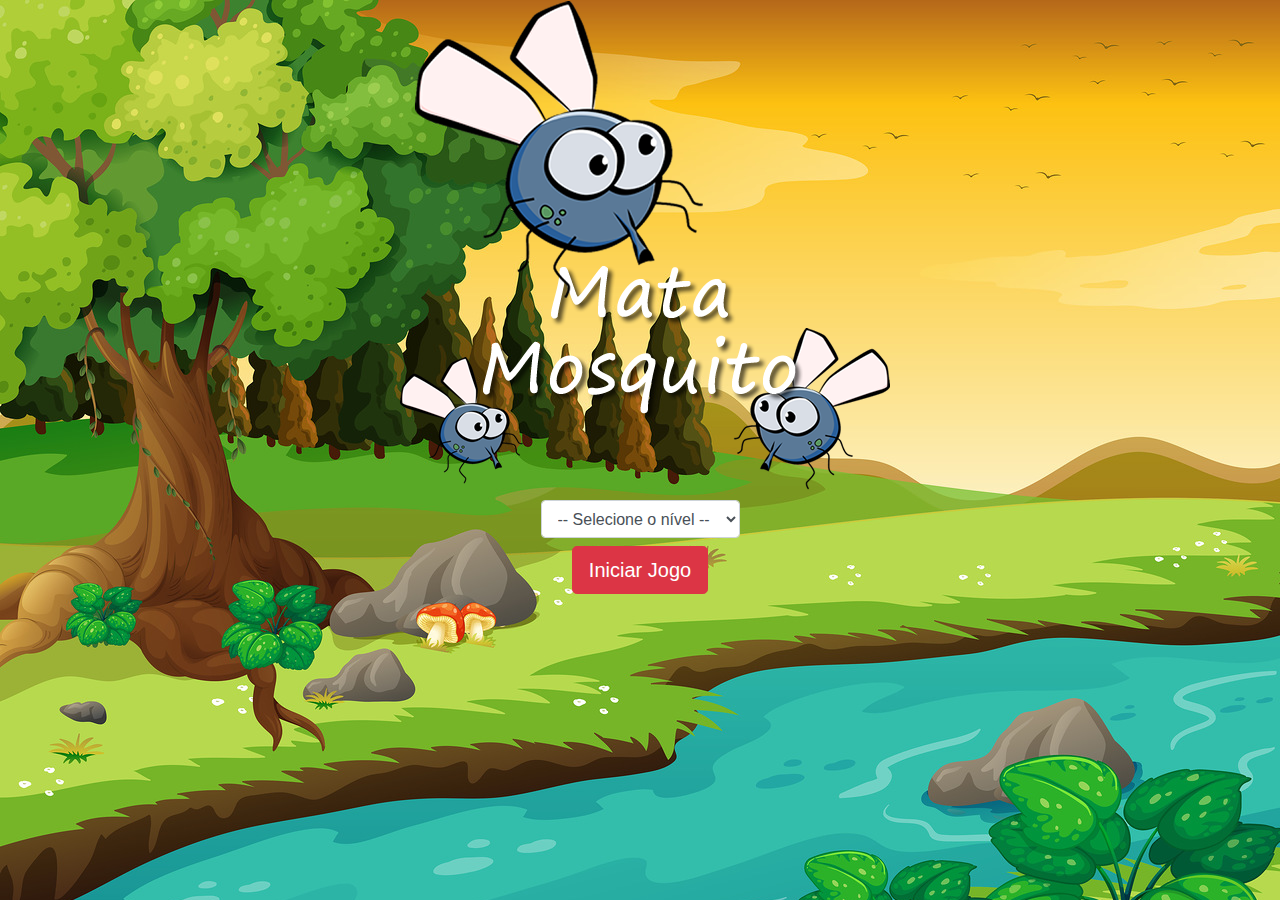
<file: Jogo Mata Mosquito c JS/index.html>
<!DOCTYPE html>
<html>
	<head>
		<title></title>
		<meta charset="UTF-8" />
		<link rel="stylesheet" href="https://maxcdn.bootstrapcdn.com/bootstrap/4.0.0/css/bootstrap.min.css" integrity="sha384-Gn5384xqQ1aoWXA+058RXPxPg6fy4IWvTNh0E263XmFcJlSAwiGgFAW/dAiS6JXm" crossorigin="anonymous">

		<link rel="stylesheet" href="estilo.css" />

		<script>
			function iniciarJogo() {
				var nivel = document.getElementById('nivel').value

				if(nivel === '') {
					alert('Selecione um nível para iniciar o jogo')
					return false
				}

				window.location.href = "app.html?" + nivel

			}
		</script>
	</head>
	<body>

		<div class="container">
			<div class="row">
				<div class="col">
					<div class="d-flex justify-content-center">
						<img src="imagens/game.png" />
					</div>
				</div>
			</div>

			<div class="row">
				<div class="col">
					<div class="d-flex justify-content-center">
						<div class="mb-2">
							<select class="form-control" id="nivel">
								<option value="">-- Selecione o nível --</option>
								<option value="normal">Normal</option>
								<option value="dificil">Difícil</option>
								<option value="chucknorris">Chuck Norris</option>
							</select>
						</div>
					</div>
				</div>
			</div>


			<div class="row">
				<div class="col">
					<div class="d-flex justify-content-center">
						<button type="button" class="btn btn-danger btn-lg" onclick="iniciarJogo()" >Iniciar Jogo</button>
					</div>
				</div>
			</div>
		</div>

	</body>
</html>
</file>
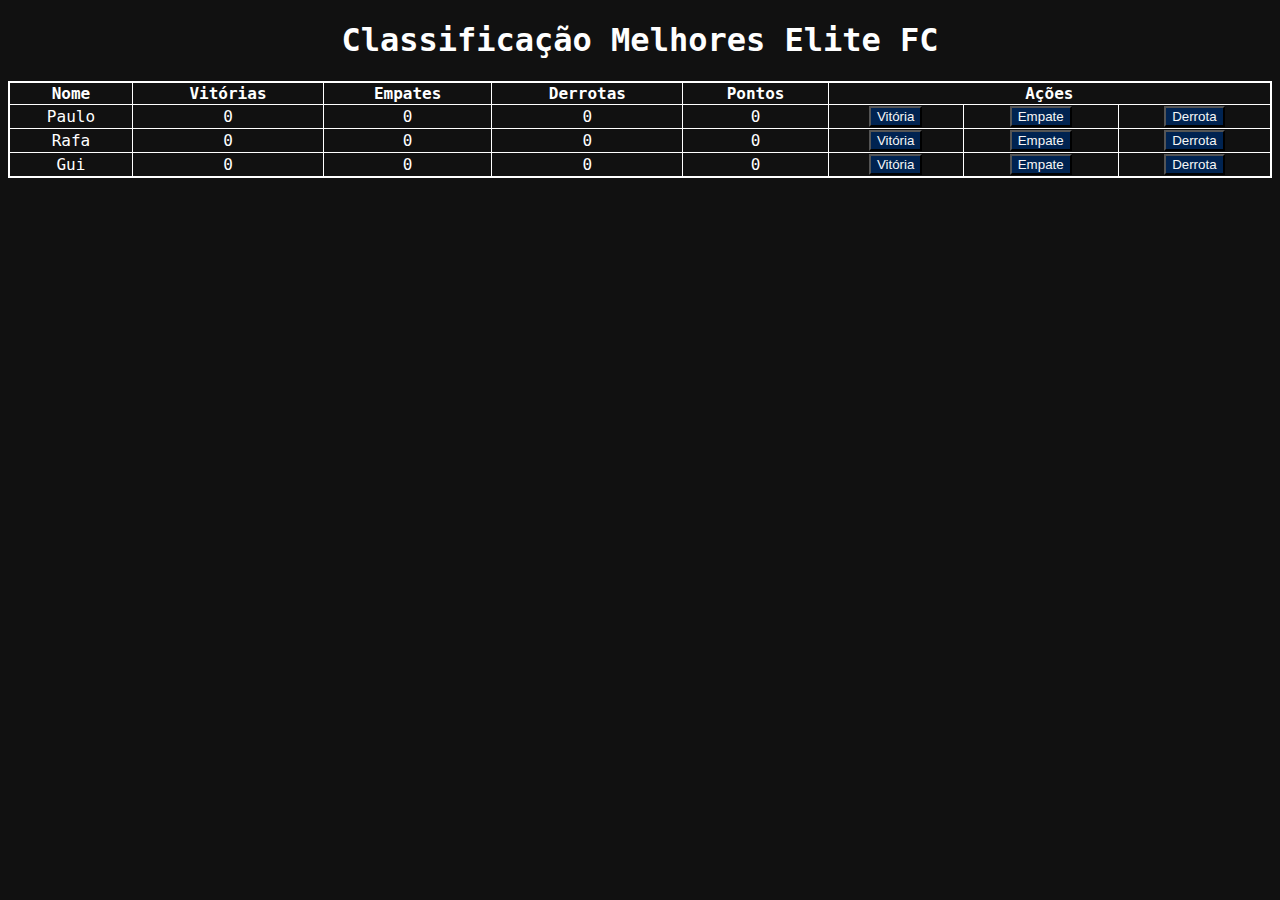
<file: Tabela de classificação/index.html>
<!DOCTYPE html>
<html lang="en">
    <head>
        <meta charset="UTF-8">
        <meta http-equiv="X-UA-Compatible" content="IE=edge">
        <meta name="viewport" content="width=device-width, inital-scale=1.0">
        <link rel="stylesheet" href="style.css">
        <title>Imersão Dev</title>
        <script type="text/javascript" src="script.js"></script>
    </head>
    <body>
    <h1>Classificação Melhores Elite FC</h1>

    <table style="width:100%">
        <thead>
        <tr>
            <th>Nome</th>
            <th>Vitórias</th>
            <th>Empates</th>
            <th>Derrotas</th>
            <th>Pontos</th>
            <th colspan="3">Ações</th>
        </tr>
        </thead>
        <tbody id="tabelaJogadores">
    <!--       <tr>
            <td></td>
            <td></td>
            <td></td>
            <td></td>
            <td></td>
            <td><button onClick="adicionarVitoria()">Vitória</button></td>
            <td><button onClick="adicionarEmpate()">Empate</button></td>
            <td><button onClick="adicionarDerrota()">Derrota</button></td>
        </tr>
        <tr>
            <td></td>
            <td></td>
            <td></td>
            <td></td>
            <td></td>
            <td><button onClick="adicionarVitoria()">Vitória</button></td>
            <td><button onClick="adicionarEmpate()">Empate</button></td>
            <td><button onClick="adicionarDerrota()">Derrota</button></td>
        </tr> -->
        </tbody>
    </table>
    <script type="text/javascript" src="script.js"></script>
    
    </body>

</html>
</file>
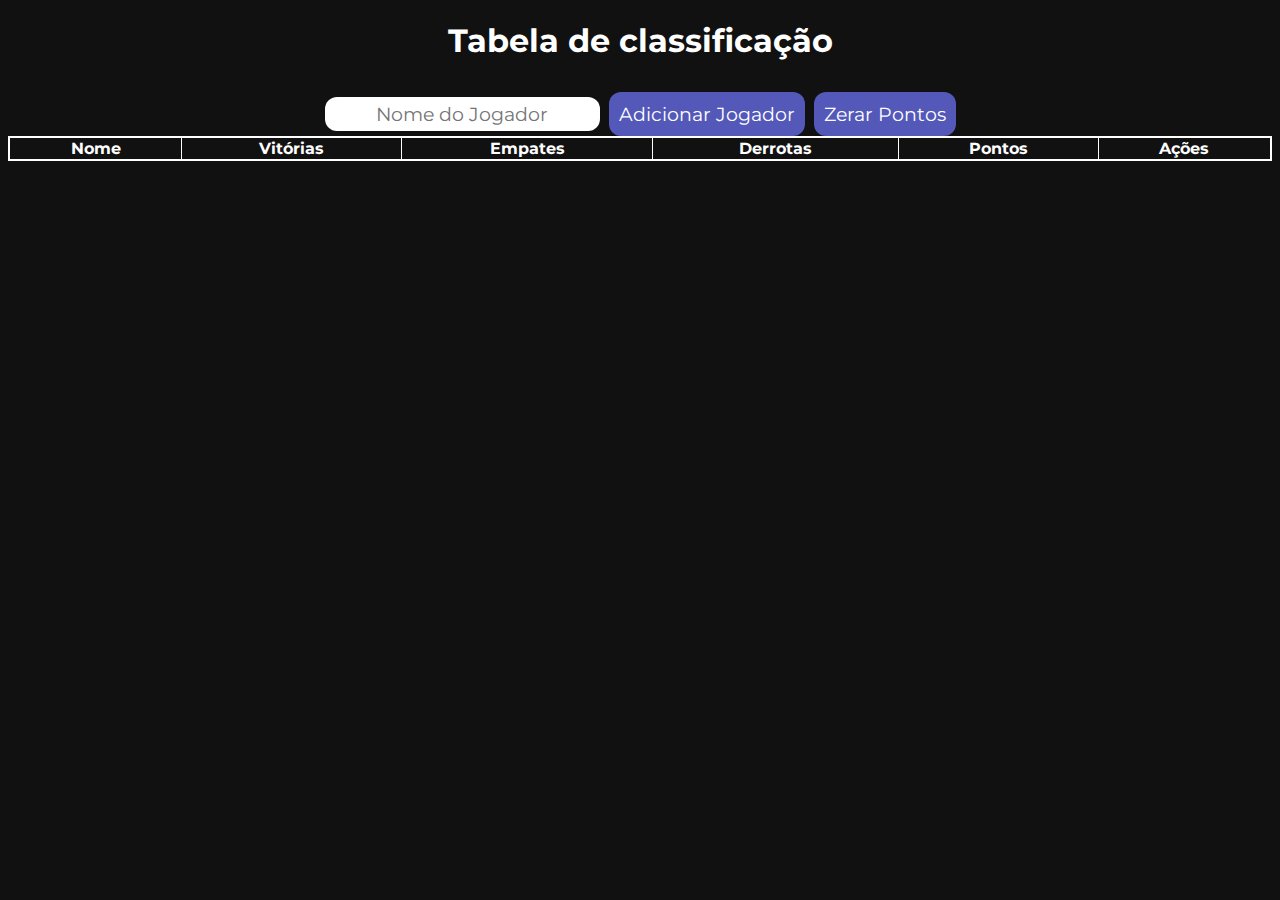
<file: TabelaClassificacao-main/index.html>
<!DOCTYPE html>
<html lang="pt-br">
<head>
    <meta charset="UTF-8">
    <meta http-equiv="X-UA-Compatible" content="IE=edge">
    <meta name="viewport" content="width=device-width, initial-scale=1.0">
    <title>Tabela de Classificação</title>
    <link rel="stylesheet" href="style.css">
</head>
<body>

    <h1>Tabela de classificação</h1>
    <input class= "textInp" type="text" name="NomeDoJogador" id="newPlayer" placeholder="Nome do Jogador">
    <button class="bttnInp" onclick="addPlayer()">Adicionar Jogador</button>
    <button class="bttnInp" onclick="zerarPoints()">Zerar Pontos</button>

    <table style="width:100%">
      <thead>
        <tr>
          <th>Nome</th>
          <th>Vitórias</th>
          <th>Empates</th>
          <th>Derrotas</th>
          <th>Pontos</th>
          <th colspan="3">Ações</th>
        </tr>
      </thead>
      <tbody id="tabelaJogadores">
        <!-- <tr>
          <td>Paulo</td>
          <td>2</td>
          <td>5</td>
          <td>1</td>
          <td>24</td>
          <td><button onClick="adicionarVitoria()">Vitória</button></td>
          <td><button onClick="adicionarEmpate()">Empate</button></td>
          <td><button onClick="adicionarDerrota()">Derrota</button></td>
        </tr>
        <tr>
          <td>Rafa</td>
          <td>3</td>
          <td>5</td>
          <td>6</td>
          <td>2</td>
          <td><button onClick="adicionarVitoria()">Vitória</button></td>
          <td><button onClick="adicionarEmpate()">Empate</button></td>
          <td><button onClick="adicionarDerrota()">Derrota</button></td>
        </tr>

        <tr>
            <td>Gui</td>
            <td>3</td>
            <td>5</td>
            <td>6</td>
            <td>2</td>
            <td><button onClick="adicionarVitoria()">Vitória</button></td>
            <td><button onClick="adicionarEmpate()">Empate</button></td>
            <td><button onClick="adicionarDerrota()">Derrota</button></td>
          </tr>
      </tbody> -->
    </table>


    
    <script src="app.js"></script>
</body>
</html>
</file>
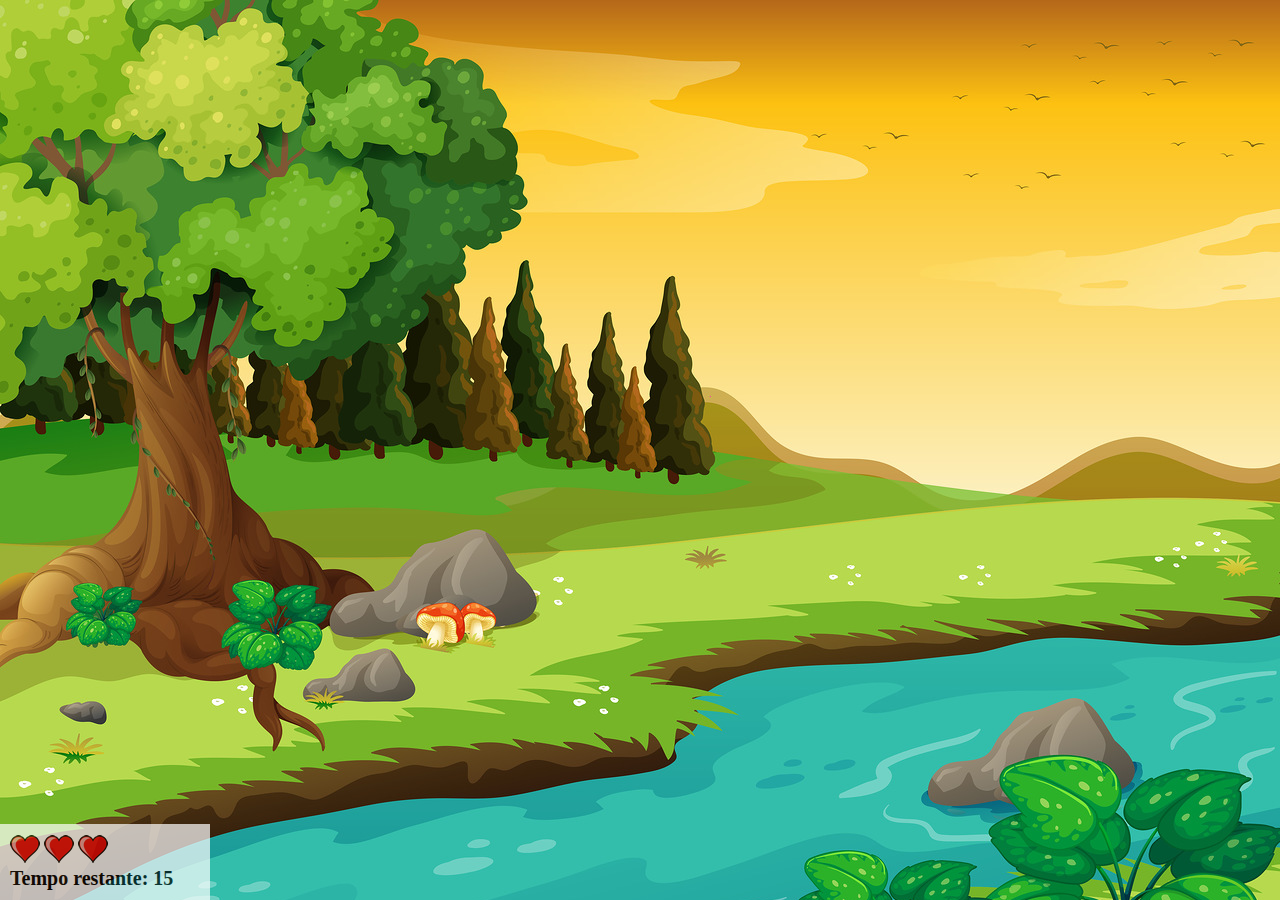
<file: Jogo Mata Mosquito c JS/app.html>
<!DOCTYPE html>
<html>
	<head>
		<title></title>
		<meta charset="UTF-8" />
		<link rel="stylesheet" href="estilo.css" />
		<script src="jogo.js"></script>
	</head>
	<body onresize="ajustaTamanhoPalcoJogo()">

		<div class="painel">
			<div class="vidas">
				<img id="v1" src="imagens/coracao_cheio.png" />
				<img id="v2" src="imagens/coracao_cheio.png" />
				<img id="v3" src="imagens/coracao_cheio.png" />
			</div>

			<div class="cronometro">Tempo restante: <span id="cronometro"></span></div>
		</div>

		<script>
			document.getElementById('cronometro').innerHTML = tempo

			var criaMosca = setInterval(function() { 
				posicaoRandomica()
			}, criaMosquitoTempo)
		</script>
	</body>
</html>
</file>
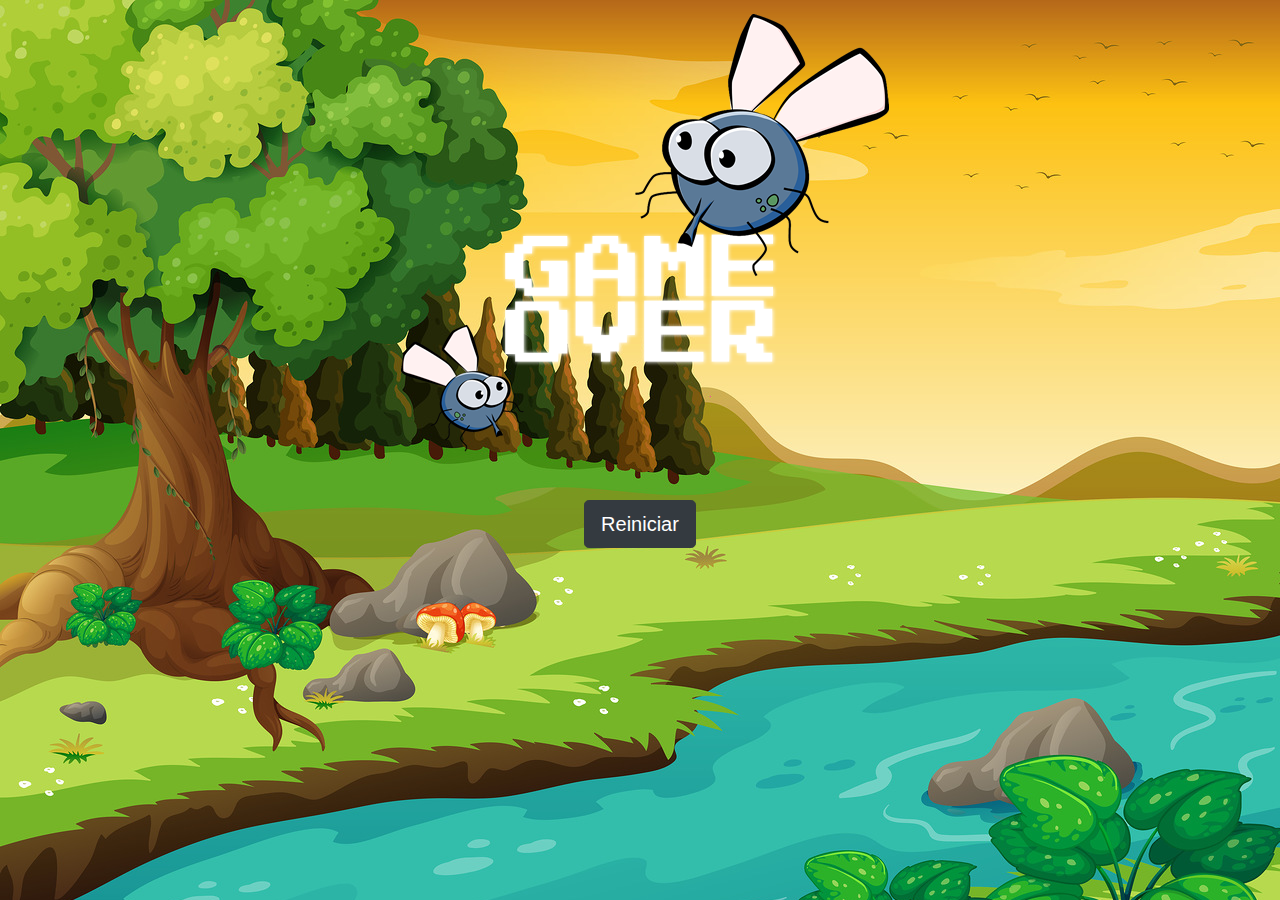
<file: Jogo Mata Mosquito c JS/fim_de_jogo.html>
<!DOCTYPE html>
<html>
	<head>
		<title></title>
		<meta charset="UTF-8" />

		<link rel="stylesheet" href="https://maxcdn.bootstrapcdn.com/bootstrap/4.0.0/css/bootstrap.min.css" integrity="sha384-Gn5384xqQ1aoWXA+058RXPxPg6fy4IWvTNh0E263XmFcJlSAwiGgFAW/dAiS6JXm" crossorigin="anonymous">

		<link rel="stylesheet" href="estilo.css" />
	</head>
	<body>

		<div class="container">
			<div class="row">
				<div class="col">
					<div class="d-flex justify-content-center">
						<img src="imagens/game_over.png" />
					</div>
				</div>
			</div>


			<div class="row">
				<div class="col">
					<div class="d-flex justify-content-center">
						<button type="button" class="btn btn-dark btn-lg" onclick="window.location.href = 'index.html' ">Reiniciar</button>
					</div>
				</div>
			</div>
		</div>

	</body>
</html>
</file>
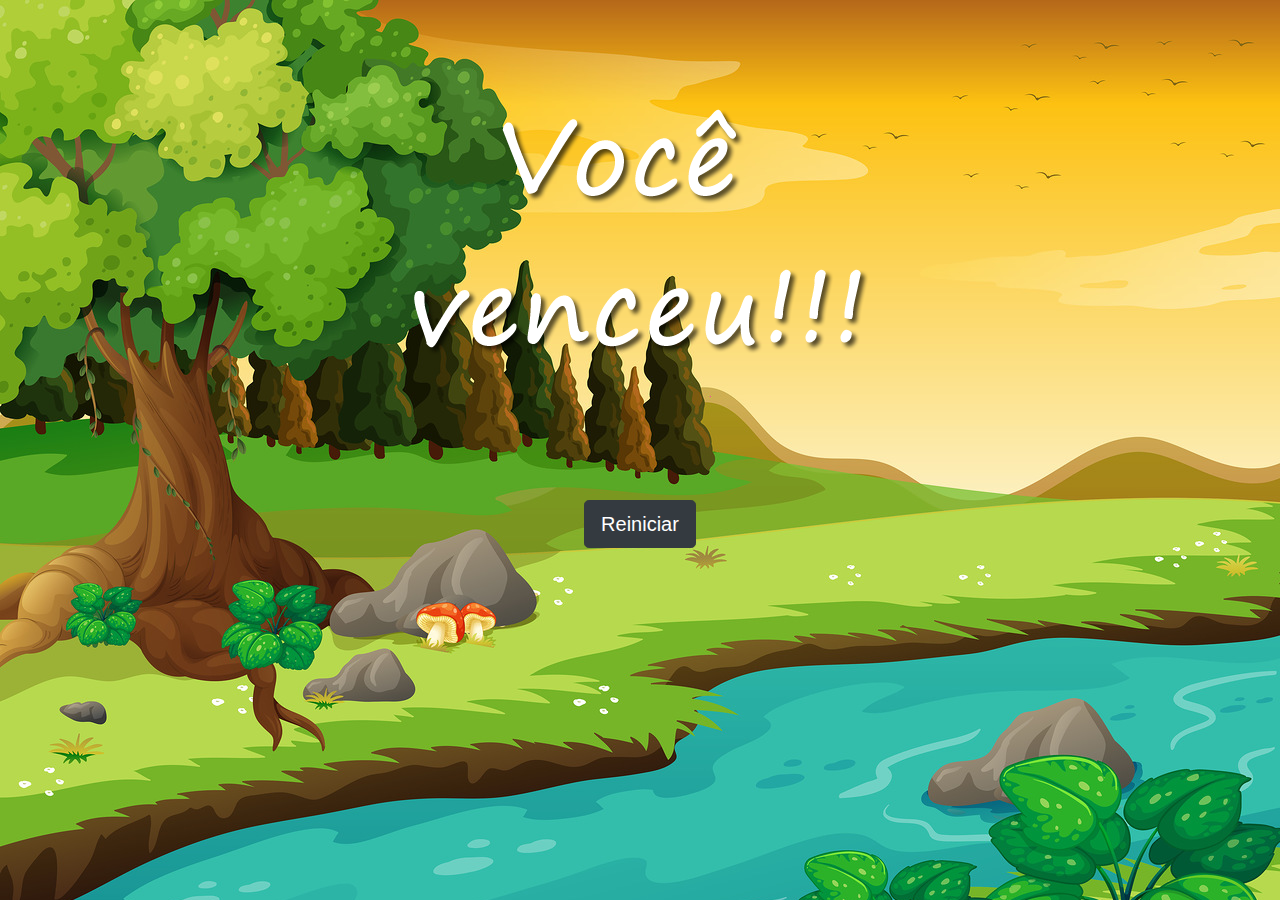
<file: Jogo Mata Mosquito c JS/vitoria.html>
<!DOCTYPE html>
<html>
	<head>
		<title></title>
		<meta charset="UTF-8" />

		<link rel="stylesheet" href="https://maxcdn.bootstrapcdn.com/bootstrap/4.0.0/css/bootstrap.min.css" integrity="sha384-Gn5384xqQ1aoWXA+058RXPxPg6fy4IWvTNh0E263XmFcJlSAwiGgFAW/dAiS6JXm" crossorigin="anonymous">

		<link rel="stylesheet" href="estilo.css" />
	</head>
	<body>

		<div class="container">
			<div class="row">
				<div class="col">
					<div class="d-flex justify-content-center">
						<img src="imagens/vitoria.png" />
					</div>
				</div>
			</div>


			<div class="row">
				<div class="col">
					<div class="d-flex justify-content-center">
						<button type="button" class="btn btn-dark btn-lg" onclick="window.location.href = 'index.html' ">Reiniciar</button>
					</div>
				</div>
			</div>
		</div>

	</body>
</html>
</file>
<file: Jogo Mata Mosquito c JS/estilo.css>
html {
	cursor: url(imagens/mata_mosquito.png) 30 30, auto;
}

body {
	background-image: url(imagens/bg.jpg);
	background-repeat: no-repeat;
	background-size: 100%;
}

.mosquito1 {
	width: 50px;
	height: 50px;
}

.mosquito2 {
	width: 70px;
	height: 70px;
}

.mosquito3 {
	width: 90px;
	height: 90px;
}

.ladoA {
	transform: scaleX(1);
}

.ladoB {
	transform: scaleX(-1);
}

.painel {
	position: absolute;
	width: 190px;
	padding: 10px;
	left: 0px;
	bottom: 0px;
	border-top:solid 1px #fff;
	background-color: #fff;
	opacity: 0.7
}

.vidas {
	float: left;
}

.cronometro {
	float: left;
	font-size: 20px;
	font-weight: bold;
}
</file>
<file: Tabela de classificação/style.css>
* {
    text-align: center;
  }
  
  body {
    font-family: "Roboto Mono", monospace;
    min-height: 400px;
    background-image: url("https://www.alura.com.br/assets/img/imersoes/dev-2021/tabela-classificacao-bg.png");
    background-color: #111;
    background-size: 100%;
    background-position: center;
    background-repeat: no-repeat;
  }
  
  .container {
    text-align: center;
    padding: 20px;
    height: 100vh;
  }
  
  .page-title {
    color: #ffffff;
    margin: 0 0 5px;
  }
  
  .page-subtitle {
    color: #ffffff;
    margin-top: 5px;
  }
  
  .page-logo {
    width: 200px;
  }
  
  .alura-logo {
    width: 40px;
    position: absolute;
    top: 10px;
    right: 10px;
  }
  
  table {
    border: 2px solid white;
    border-collapse: collapse;
  }
  
  h1 {
    color: white;
  }
  
  th,
  tr,
  td {
    border: solid 1px white;
    color: white;
  }
  
  button {
    background-color: #002351;
    color: #f6f6f6;
  }
</file>
<file: TabelaClassificacao-main/style.css>
@import url('https://fonts.googleapis.com/css2?family=Montserrat:wght@300;600&display=swap');
* {
    text-align: center;
  }
  
  body {
    font-family: 'Montserrat', sans-serif;
    min-height: 400px;
    /* background-image: url("https://encrypted-tbn0.gstatic.com/images?q=tbn:ANd9GcQ5Amyuzx8m447MhWHTOSq-rHx2FzZvi_Z4Xw&usqp=CAU"); */
    background-color: #111;
    /* background-size: 100%; */
    background-position: center;
    /* background-repeat: no-repeat; */
  }
  
  .container {
    text-align: center;
    padding: 20px;
    height: 100vh;
  }
  
  .page-title {
    color: #ffffff;
    margin: 0 0 5px;
  }
  
  .page-subtitle {
    color: #ffffff;
    margin-top: 5px;
  }
  
  .page-logo {
    width: 200px;
  }
  
  .alura-logo {
    width: 40px;
    position: absolute;
    top: 10px;
    right: 10px;
  }
  
  table {
    border: 2px solid white;
    border-collapse: collapse;
  }
  
  h1 {
    color: white;
  }
  
  th,
  tr,
  td {
    border: solid 1px white;
    color: white;
  }
  
  .textInp { 
    font-family: 'Montserrat', sans-serif;
      margin-top: 15px;
      border-radius: 12px;
      border-style: none;
      font-size: 1.2em;
      color: #5358b9;
      background-color: rgb(255, 255, 255);
      padding: 5px; 
  }

  .textInp:focus { 
      outline:none; 
  }

  .bttnInp { 
    font-family: 'Montserrat', sans-serif;
        border-radius: 12px;
        border-style: none;
        font-size: 1.2em;
        color: white;
        margin-left: 5px;
      background-color: #5358b9;
      padding: 10px; 
  }

  .bttnInp:hover { 
      cursor: pointer;
    background-color: #3a3e81;
  }

  .bttnInp2 { 
    font-family: 'Montserrat', sans-serif;
        border-radius: 12px;
        border-style: none;
       
        color: white;
        margin-left: 5px;
      background-color: #5358b9;
      padding: 5px; 
  }

  .bttnInp2:hover { 
    cursor: pointer;
    background-color: #3a3e81;
  }
</file>
